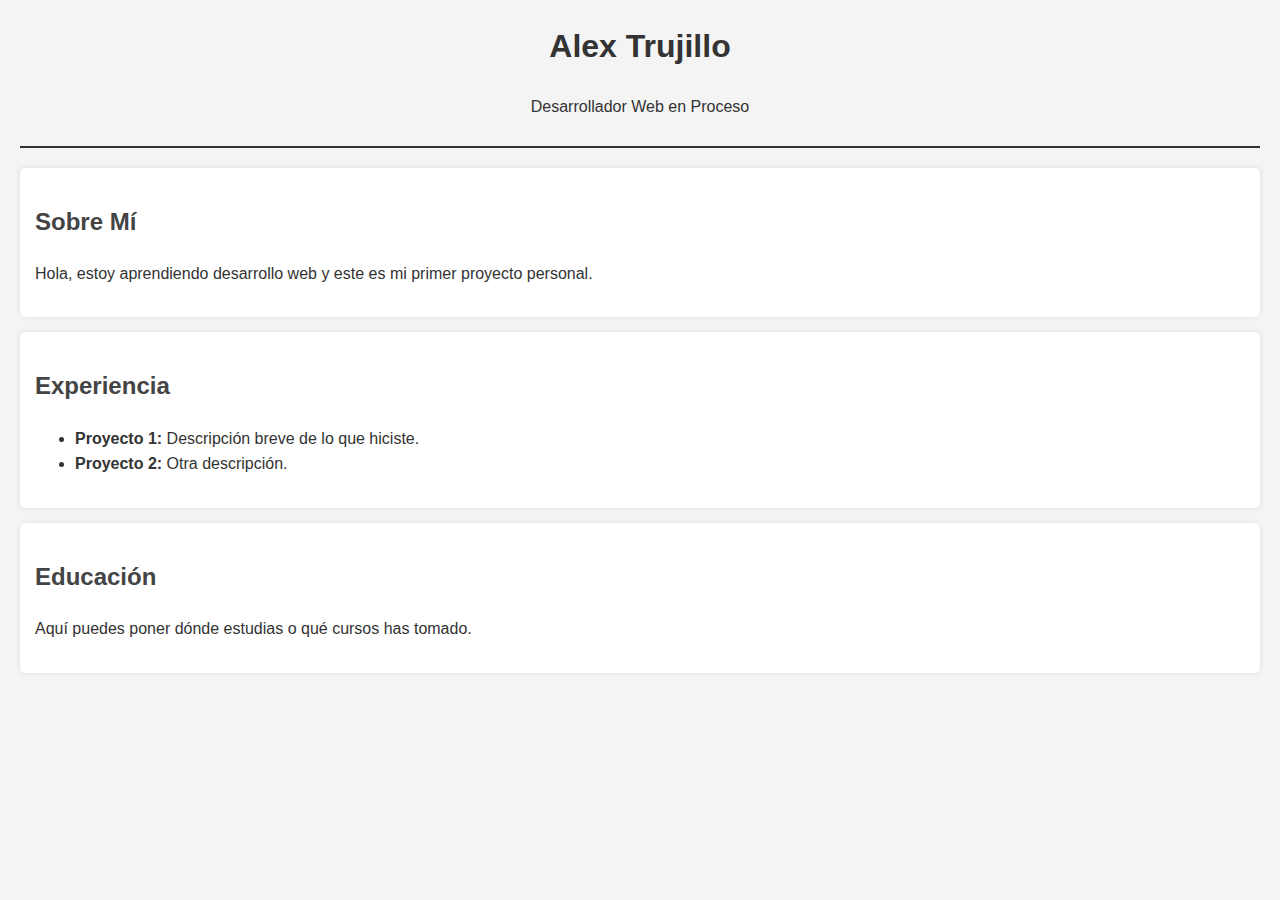
<file: Actividades/Actividad_1/CV_Alex_Trujillo_Web/index.html>
<!DOCTYPE html>
<html lang="es">

<head>
    <meta charset="UTF-8">
    <meta name="viewport" content="width=device-width, initial-scale=1.0">
    <title>CV de Alex Trujillo</title>
    <link rel="stylesheet" href="style.css">
</head>

<body>
    <header>
        <h1>Alex Trujillo</h1>
        <p>Desarrollador Web en Proceso</p>
    </header>

    <main>
        <section id="sobre-mi">
            <h2>Sobre Mí</h2>
            <p>Hola, estoy aprendiendo desarrollo web y este es mi primer proyecto personal.</p>
        </section>

        <section id="experiencia">
            <h2>Experiencia</h2>
            <ul>
                <li><strong>Proyecto 1:</strong> Descripción breve de lo que hiciste.</li>
                <li><strong>Proyecto 2:</strong> Otra descripción.</li>
            </ul>
        </section>

        <section id="educación">
            <h2>Educación</h2>
            <p>Aquí puedes poner dónde estudias o qué cursos has tomado.</p>
        </section>
    </main>

    <script src="script.js"></script>
</body>

</html>
</file>
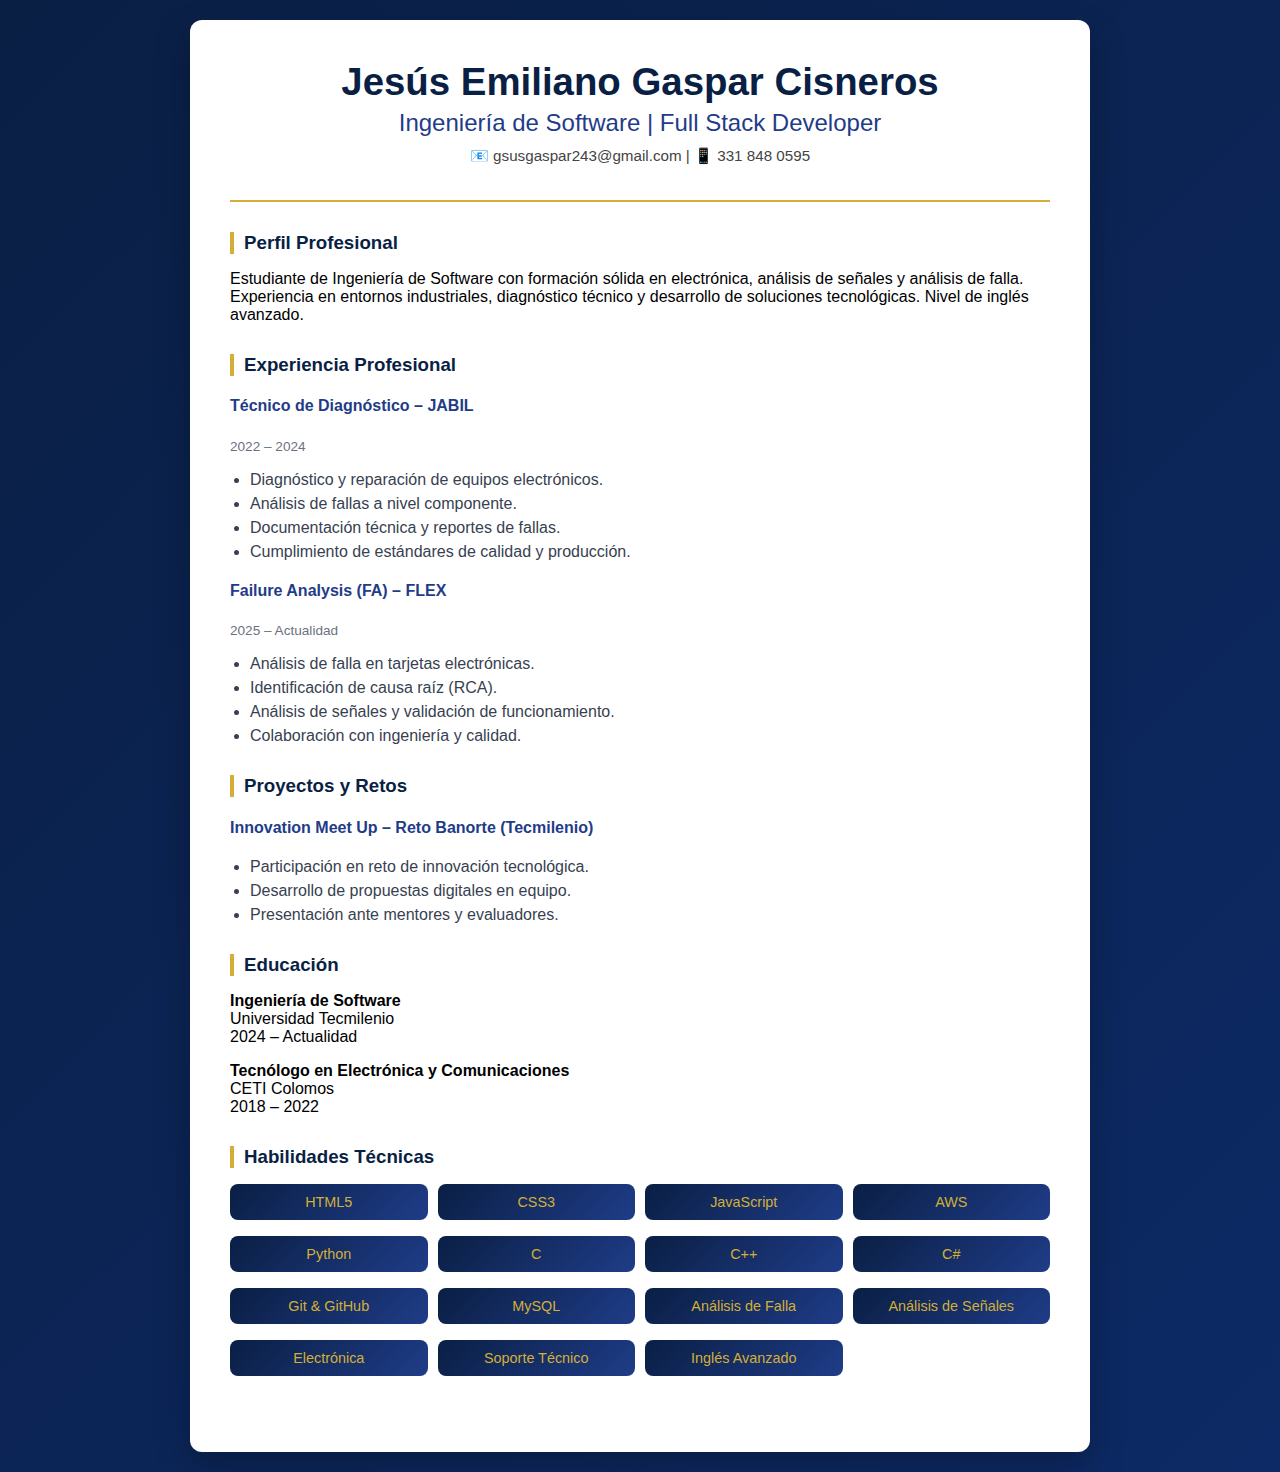
<file: Actividades/Actividad_1/CV_Jesus_Gaspar_Web/index.html>
<!DOCTYPE html>
<html lang="es">
<head>
    <meta charset="UTF-8">
    <meta name="viewport" content="width=device-width, initial-scale=1.0">
    <title>CV | Jesús Emiliano Gaspar Cisneros</title>
    <link rel="stylesheet" href="styles.css">
</head>
<body>
    <div class="cv-container">
        <header>
            <h1>Jesús Emiliano Gaspar Cisneros</h1>
            <h2>Ingeniería de Software | Full Stack Developer</h2>
            <p class="contact">
                📧 gsusgaspar243@gmail.com |
                📱 331 848 0595
            </p>
        </header>

        <section>
            <h3>Perfil Profesional</h3>
            <p>
                Estudiante de Ingeniería de Software con formación sólida en electrónica,
                análisis de señales y análisis de falla. Experiencia en entornos industriales,
                diagnóstico técnico y desarrollo de soluciones tecnológicas. Nivel de inglés
                avanzado.
            </p>
        </section>

        <section>
            <h3>Experiencia Profesional</h3>

            <div class="job">
                <h4>Técnico de Diagnóstico – JABIL</h4>
                <span>2022 – 2024</span>
                <ul>
                    <li>Diagnóstico y reparación de equipos electrónicos.</li>
                    <li>Análisis de fallas a nivel componente.</li>
                    <li>Documentación técnica y reportes de fallas.</li>
                    <li>Cumplimiento de estándares de calidad y producción.</li>
                </ul>
            </div>

            <div class="job">
                <h4>Failure Analysis (FA) – FLEX</h4>
                <span>2025 – Actualidad</span>
                <ul>
                    <li>Análisis de falla en tarjetas electrónicas.</li>
                    <li>Identificación de causa raíz (RCA).</li>
                    <li>Análisis de señales y validación de funcionamiento.</li>
                    <li>Colaboración con ingeniería y calidad.</li>
                </ul>
            </div>
        </section>

        <section>
            <h3>Proyectos y Retos</h3>
            <div class="project">
                <h4>Innovation Meet Up – Reto Banorte (Tecmilenio)</h4>
                <ul>
                    <li>Participación en reto de innovación tecnológica.</li>
                    <li>Desarrollo de propuestas digitales en equipo.</li>
                    <li>Presentación ante mentores y evaluadores.</li>
                </ul>
            </div>
        </section>

        <section>
            <h3>Educación</h3>
            <p>
                <strong>Ingeniería de Software</strong><br>
                Universidad Tecmilenio <br>
                2024 – Actualidad
            </p>
            <p>
                <strong>Tecnólogo en Electrónica y Comunicaciones</strong><br>
                CETI Colomos <br>
                2018 – 2022
            </p>
        </section>

        <section>
            <h3>Habilidades Técnicas</h3>
            <ul class="skills">
                <li>HTML5</li>
                <li>CSS3</li>
                <li>JavaScript</li>
                <li>AWS</li>
                <li>Python</li>
                <li>C</li>
                <li>C++</li>
                <li>C#</li>
                <li>Git & GitHub</li>
                <li>MySQL</li>
                <li>Análisis de Falla</li>
                <li>Análisis de Señales</li>
                <li>Electrónica</li>
                <li>Soporte Técnico</li>
                <li>Inglés Avanzado</li>
            </ul>
        </section>
    </div>
</body>
</html>
</file>
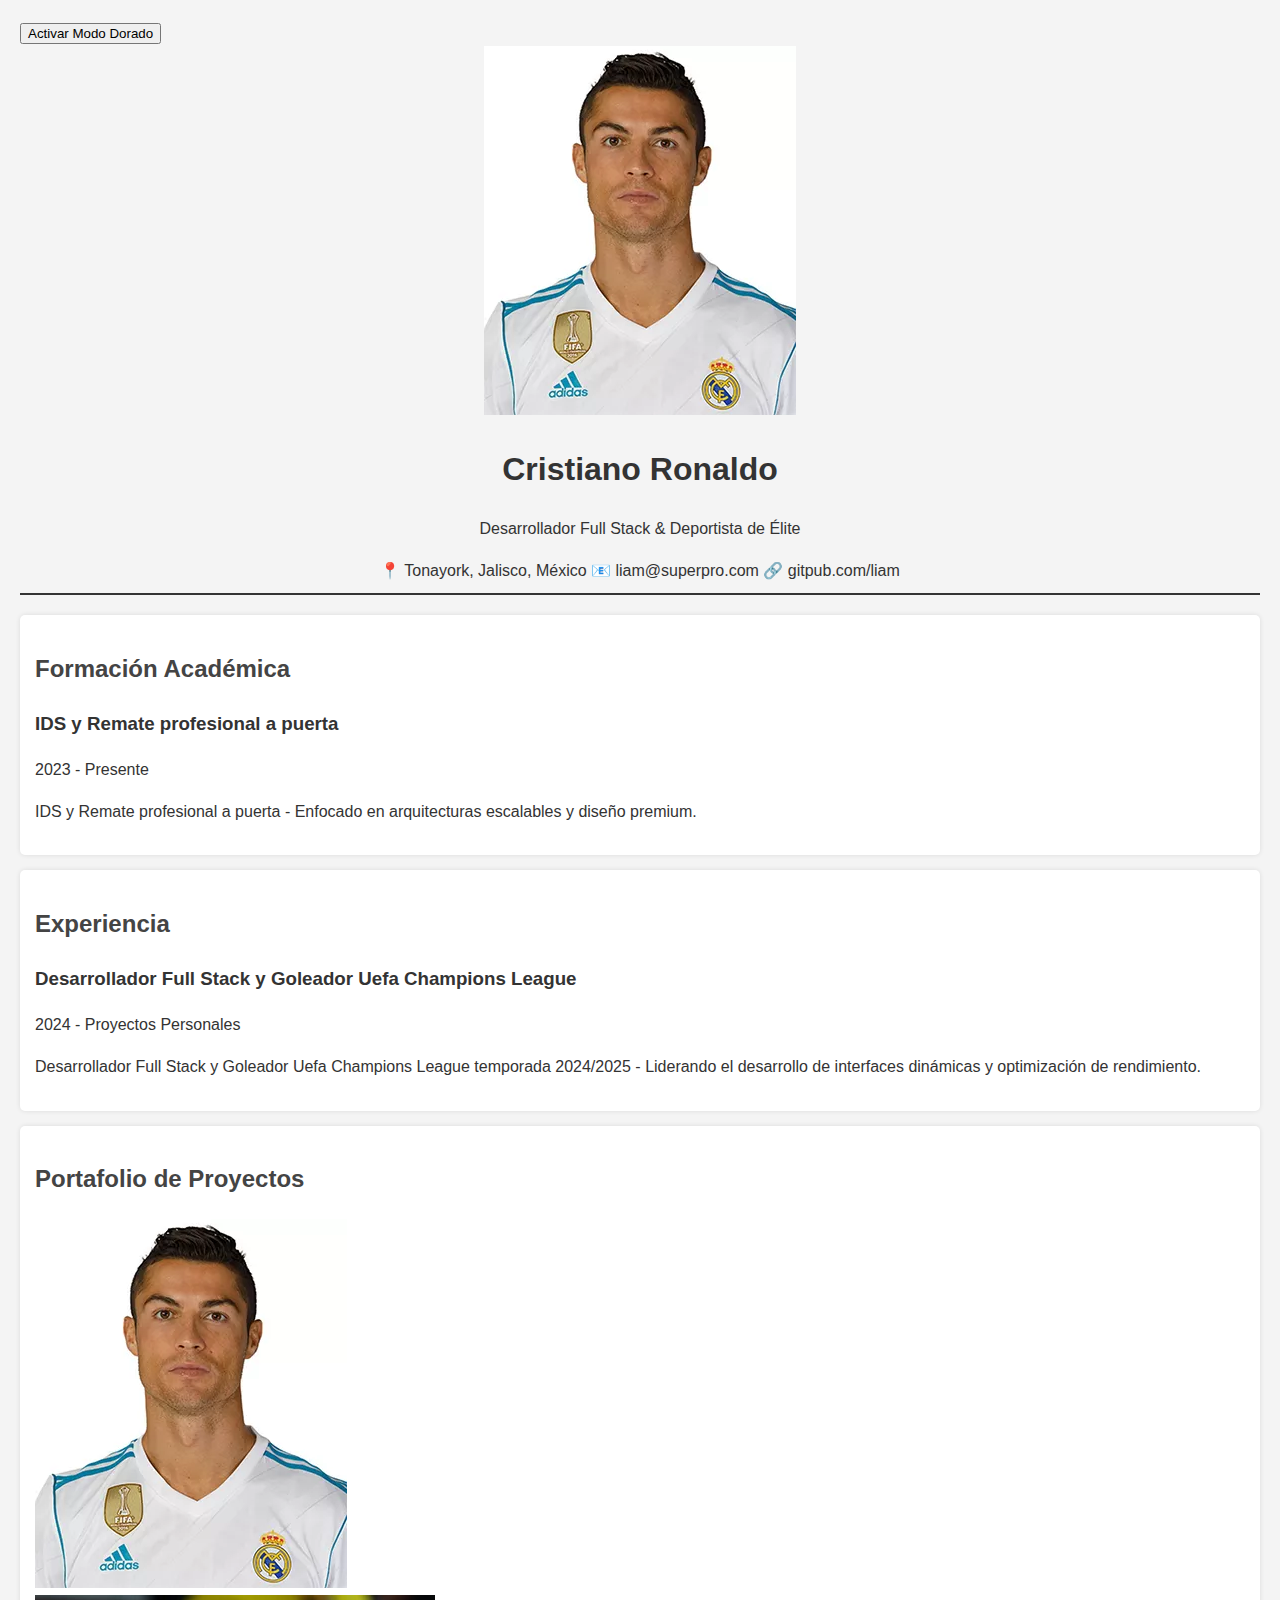
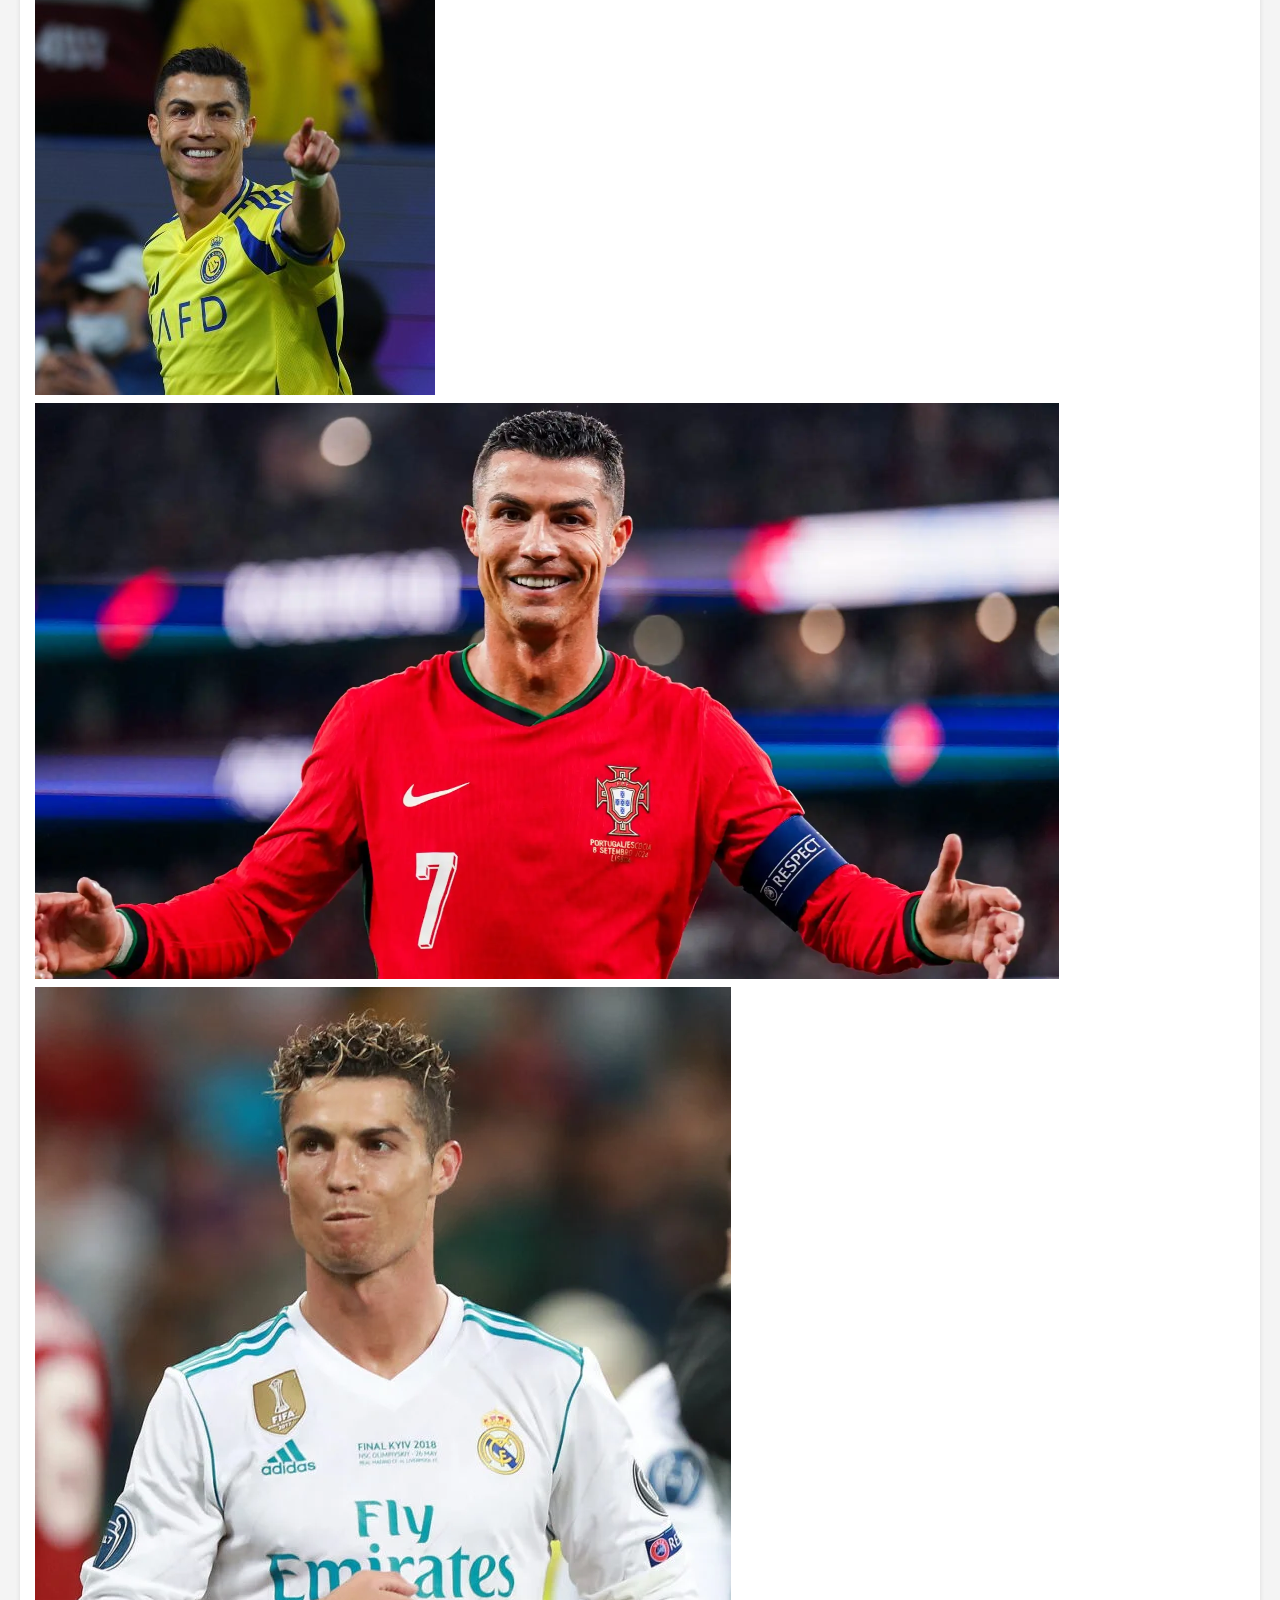
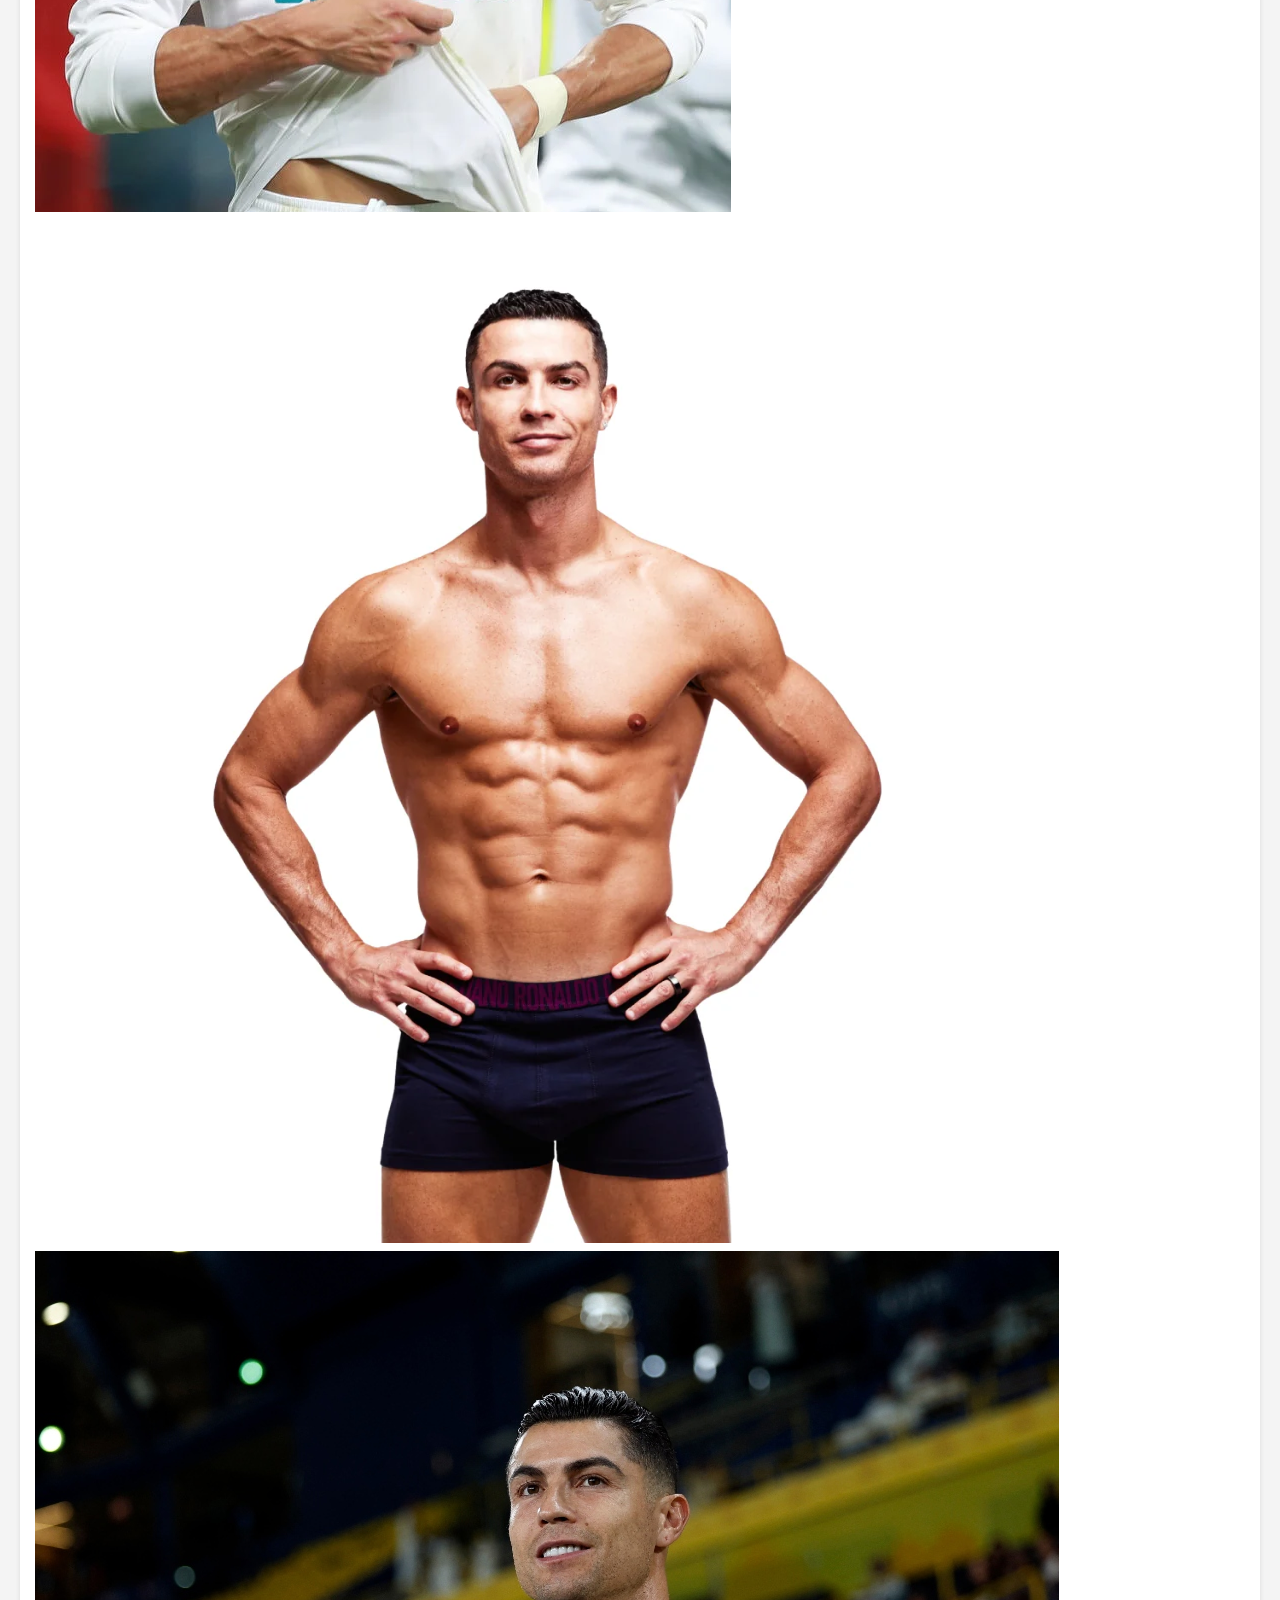
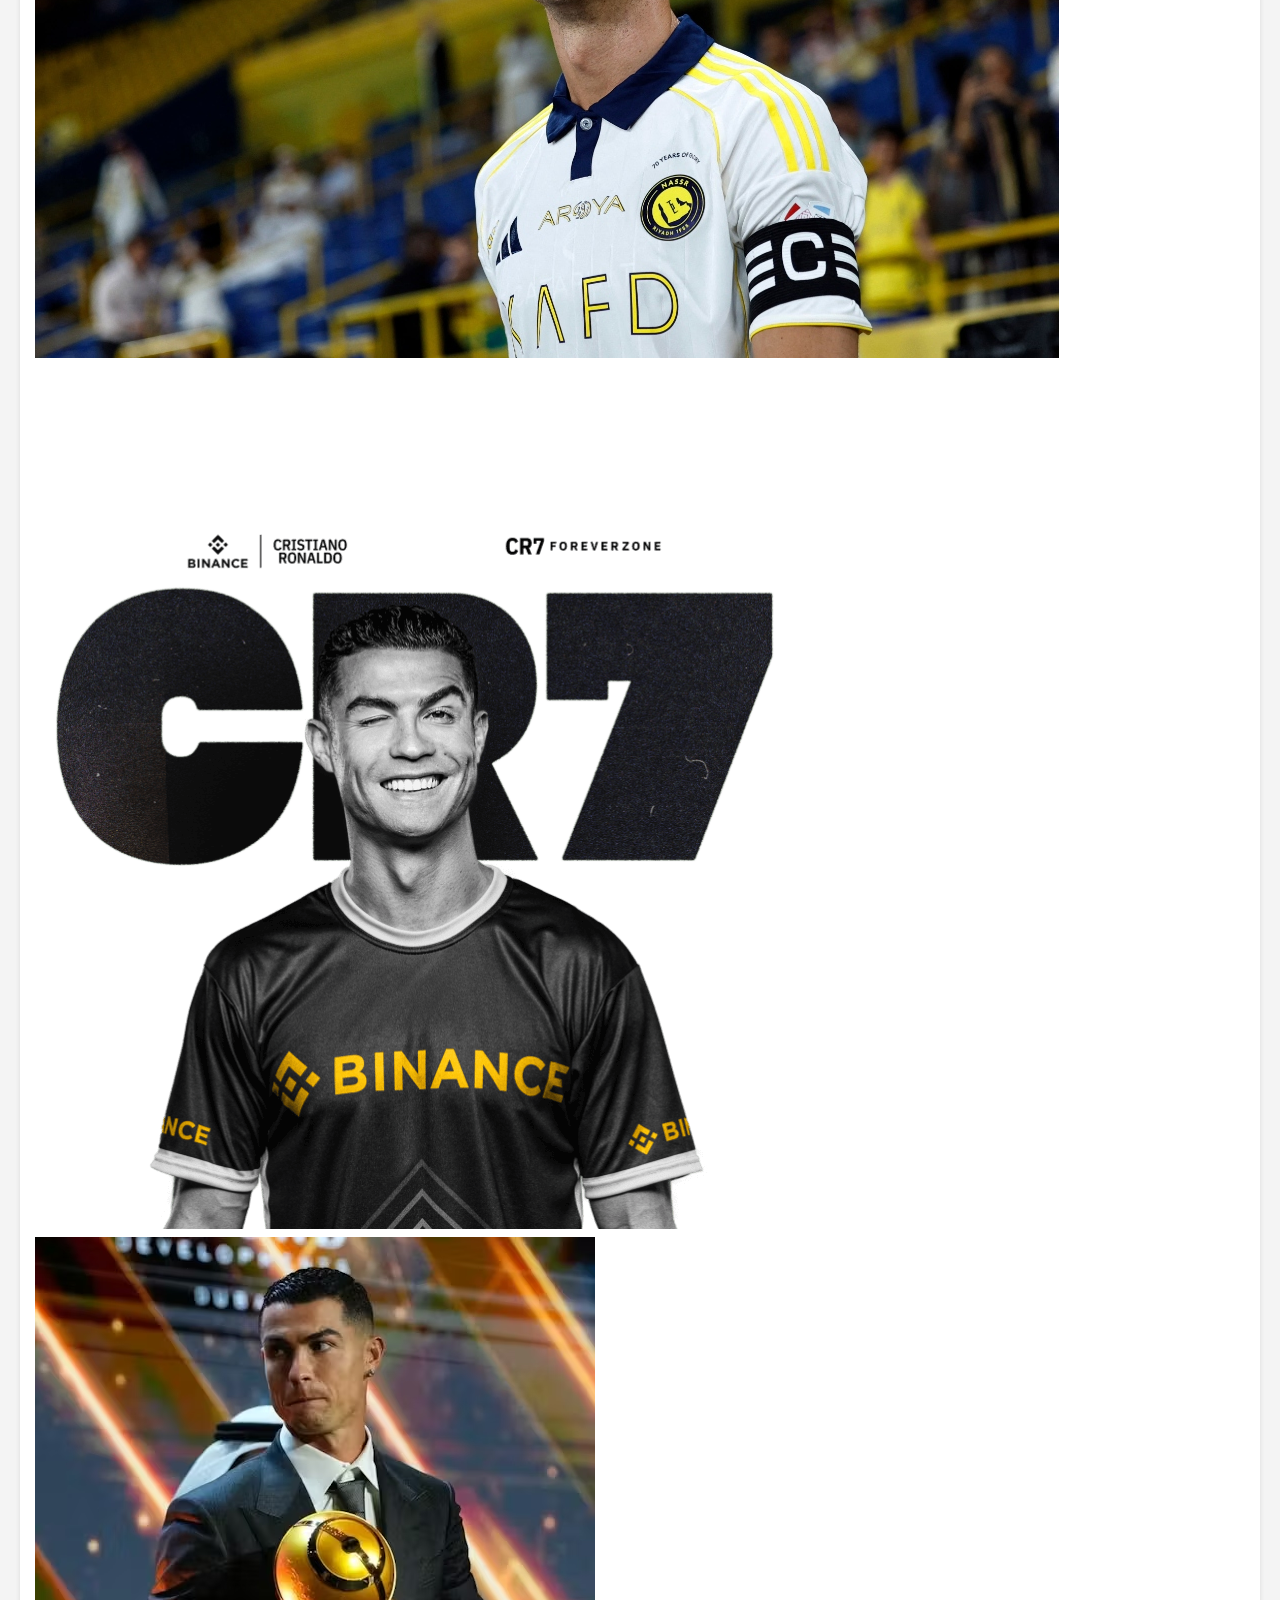
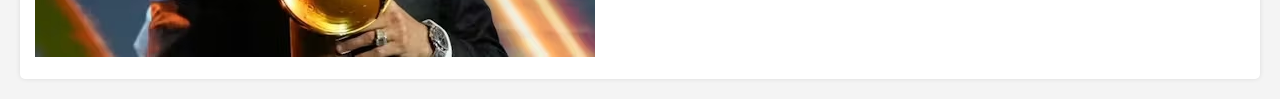
<file: Actividades/Actividad_1/CV_Liam_Web/index.html>
<!DOCTYPE html>
<html lang="es">

<head>
    <meta charset="UTF-8">
    <meta name="viewport" content="width=device-width, initial-scale=1.0">
    <!-- Título de la pestaña del navegador -->
    <title>CV Profesional - Cristiano Ronaldo</title>
    <!-- Enlace al archivo de estilos CSS -->
    <link rel="stylesheet" href="style.css">
    <!-- Fuentes de Google para un aspecto premium: Inter para texto y Oswald para títulos -->
    <link href="https://fonts.googleapis.com/css2?family=Inter:wght@400;700&family=Oswald:wght@700&display=swap"
        rel="stylesheet">
</head>

<body>
    <!-- Botón para interactividad JS (Modo Dorado) -->
    <button id="theme-btn" class="special-btn">Activar Modo Dorado</button>

    <div class="container">
        <!-- Encabezado: Contiene la foto de perfil y los datos personales -->
        <header class="profile-header">
            <div class="profile-img-container">
                <!-- Foto de perfil del usuario -->
                <img src="assets/cr7_1.png" alt="Foto de Perfil" id="profile-pic">
            </div>
            <div class="profile-data">
                <!-- Nombre principal -->
                <h1>Cristiano Ronaldo</h1>
                <!-- Frase descriptiva o puesto actual -->
                <p class="tagline">Desarrollador Full Stack & Deportista de Élite</p>
                <!-- Información de contacto organizada en iconos/texto -->
                <div class="contact-info">
                    <span>📍 Tonayork, Jalisco, México</span>
                    <span>📧 liam@superpro.com</span>
                    <span>🔗 gitpub.com/liam</span>
                </div>
            </div>
        </header>

        <!-- Contenido Principal: Dividido en Formación Académica y Experiencia -->
        <main class="main-content">
            <!-- Sección de estudios -->
            <section class="education">
                <h2>Formación Académica</h2>
                <div class="card">
                    <h3>IDS y Remate profesional a puerta</h3>
                    <p class="date">2023 - Presente</p>
                    <p>IDS y Remate profesional a puerta - Enfocado en arquitecturas escalables y diseño premium.</p>
                </div>
            </section>

            <!-- Sección de experiencia laboral o proyectos -->
            <section class="experience">
                <h2>Experiencia</h2>
                <div class="card">
                    <h3>Desarrollador Full Stack y Goleador Uefa Champions League</h3>
                    <p class="date">2024 - Proyectos Personales</p>
                    <p>Desarrollador Full Stack y Goleador Uefa Champions League temporada 2024/2025 - Liderando el
                        desarrollo de interfaces dinámicas y optimización de rendimiento.</p>
                </div>
            </section>
        </main>

        <!-- Portafolio: Galería de proyectos en una cuadrícula de 4 columnas x 2 filas -->
        <section class="portfolio">
            <h2>Portafolio de Proyectos</h2>
            <div class="portfolio-grid">
                <!-- Ítems del portafolio con las 8 fotos de CR7 ahora únicas -->
                <div class="portfolio-item"><img src="assets/cr7_1.png" alt="Proyecto 1"></div>
                <div class="portfolio-item"><img src="assets/cr7_2.png" alt="Proyecto 2"></div>
                <div class="portfolio-item"><img src="assets/cr7_3.png" alt="Proyecto 3"></div>
                <div class="portfolio-item"><img src="assets/cr7_4.png" alt="Proyecto 4"></div>
                <div class="portfolio-item"><img src="assets/cr7_5.png" alt="Proyecto 5"></div>
                <div class="portfolio-item"><img src="assets/cr7_6.jpg" alt="Proyecto 6"></div>
                <div class="portfolio-item"><img src="assets/cr7_7.png" alt="Proyecto 7"></div>
                <div class="portfolio-item"><img src="assets/cr7_8.png" alt="Proyecto 8"></div>
            </div>
        </section>
    </div>

    <!-- Enlace al archivo de JavaScript para interactividad futura -->
    <script src="script.js"></script>
</body>

</html>
</file>
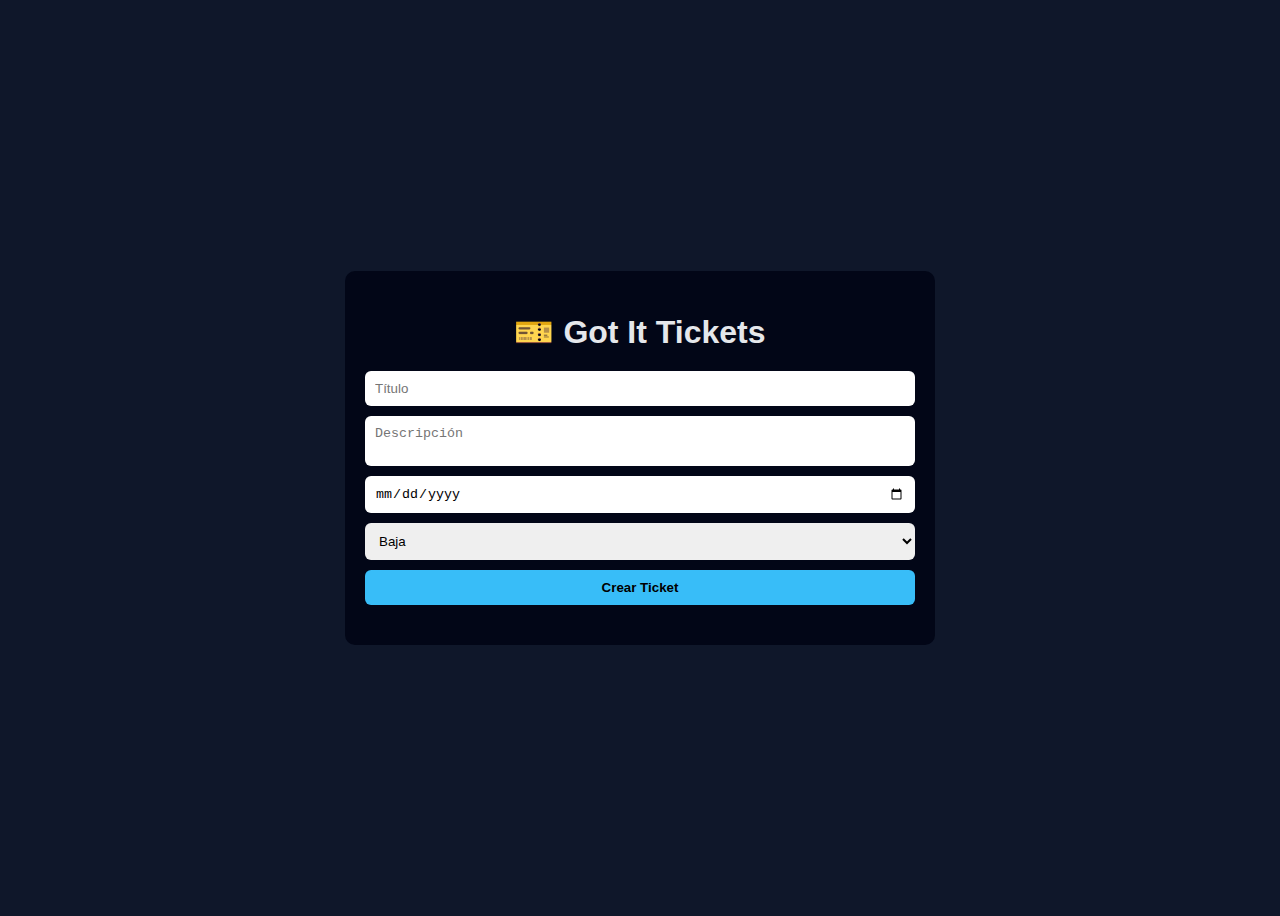
<file: Actividades/Actividad_2/act2..html>
<!DOCTYPE html>
<html lang="es">

<head>
    <meta charset="UTF-8">
    <title>Ticket Master</title>

    <style>
        body {
            background: #0f172a;
            color: #e5e7eb;
            font-family: Arial, Helvetica, sans-serif;
            display: flex;
            justify-content: center;
            align-items: center;
            min-height: 100vh;
        }

        .container {
            background: #020617;
            width: 100%;
            max-width: 550px;
            padding: 20px;
            border-radius: 10px;
        }

        h1 {
            text-align: center;
            margin-bottom: 20px;
        }

        .task-form {
            display: grid;
            gap: 10px;
        }

        input,
        textarea,
        select,
        button {
            padding: 10px;
            border-radius: 6px;
            border: none;
        }

        textarea {
            resize: none;
        }

        button {
            background: #38bdf8;
            font-weight: bold;
            cursor: pointer;
        }

        ul {
            list-style: none;
            padding: 0;
            margin-top: 20px;
        }

        .task {
            border: 1px solid #1e293b;
            border-radius: 6px;
            padding: 10px;
            margin-bottom: 10px;
        }

        .task-header {
            display: flex;
            justify-content: space-between;
            align-items: center;
        }

        .priority {
            padding: 3px 8px;
            border-radius: 4px;
            font-size: 12px;
            font-weight: bold;
        }

        .Alta {
            background: #ef4444;
        }

        .Media {
            background: #facc15;
            color: #000;
        }

        .Baja {
            background: #22c55e;
        }

        .actions {
            margin-top: 10px;
            text-align: right;
        }

        .edit {
            background: #facc15;
        }

        .delete {
            background: #ef4444;
            color: white;
        }
    </style>
</head>

<body>

    <div class="container">
        <h1>🎫 Got It Tickets</h1>

        <div class="task-form">
            <input type="text" id="title" placeholder="Título">
            <textarea id="description" placeholder="Descripción"></textarea>
            <input type="date" id="dueDate">
            <select id="priority">
                <option value="Baja">Baja</option>
                <option value="Media">Media</option>
                <option value="Alta">Alta</option>
            </select>
            <button onclick="taskManager.createTask()">Crear Ticket</button>
        </div>

        <ul id="taskList"></ul>
    </div>

    <script>
        // ===== Clase Task =====
        class Task {
            constructor(id, title, description, dueDate, priority) {
                this.id = id;
                this.title = title;
                this.description = description;
                this.dueDate = dueDate;
                this.priority = priority;
            }
        }

        // ===== Clase TaskManager =====
        class TaskManager {
            constructor() {
                this.tasks = this.load();
                this.renderTasks();
            }

            createTask() {
                const title = document.getElementById("title").value.trim();
                const description = document.getElementById("description").value.trim();
                const dueDate = document.getElementById("dueDate").value;
                const priority = document.getElementById("priority").value;

                if (!title || !dueDate) return;

                const task = new Task(
                    Date.now(),
                    title,
                    description,
                    dueDate,
                    priority
                );

                this.tasks.push(task);
                this.save();
                this.clearForm();
                this.renderTasks();
            }

            updateTask(id) {
                const task = this.tasks.find(t => t.id === id);

                const title = prompt("Título:", task.title);
                const description = prompt("Descripción:", task.description);
                const dueDate = prompt("Fecha límite:", task.dueDate);
                const priority = prompt("Prioridad (Baja, Media, Alta):", task.priority);

                if (!title || !dueDate || !priority) return;

                task.title = title;
                task.description = description;
                task.dueDate = dueDate;
                task.priority = priority;

                this.save();
                this.renderTasks();
            }

            deleteTask(id) {
                this.tasks = this.tasks.filter(t => t.id !== id);
                this.save();
                this.renderTasks();
            }

            save() {
                localStorage.setItem("tasks", JSON.stringify(this.tasks));
            }

            load() {
                return JSON.parse(localStorage.getItem("tasks")) || [];
            }

            clearForm() {
                document.getElementById("title").value = "";
                document.getElementById("description").value = "";
                document.getElementById("dueDate").value = "";
                document.getElementById("priority").value = "Baja";
            }

            renderTasks() {
                const list = document.getElementById("taskList");
                list.innerHTML = "";

                this.tasks.forEach(task => {
                    const li = document.createElement("li");
                    li.className = "task";

                    li.innerHTML = `
                    <div class="task-header">
                        <strong>${task.title}</strong>
                        <span class="priority ${task.priority}">${task.priority}</span>
                    </div>
                    <p>${task.description || "Sin descripción"}</p>
                    <small>📅 Fecha límite: ${task.dueDate}</small>

                    <div class="actions">
                        <button class="edit" onclick="taskManager.updateTask(${task.id})">✏️</button>
                        <button class="delete" onclick="taskManager.deleteTask(${task.id})">🗑️</button>
                    </div>
                `;

                    list.appendChild(li);
                });
            }
        }

        const taskManager = new TaskManager();
    </script>

</body>

</html>
</file>
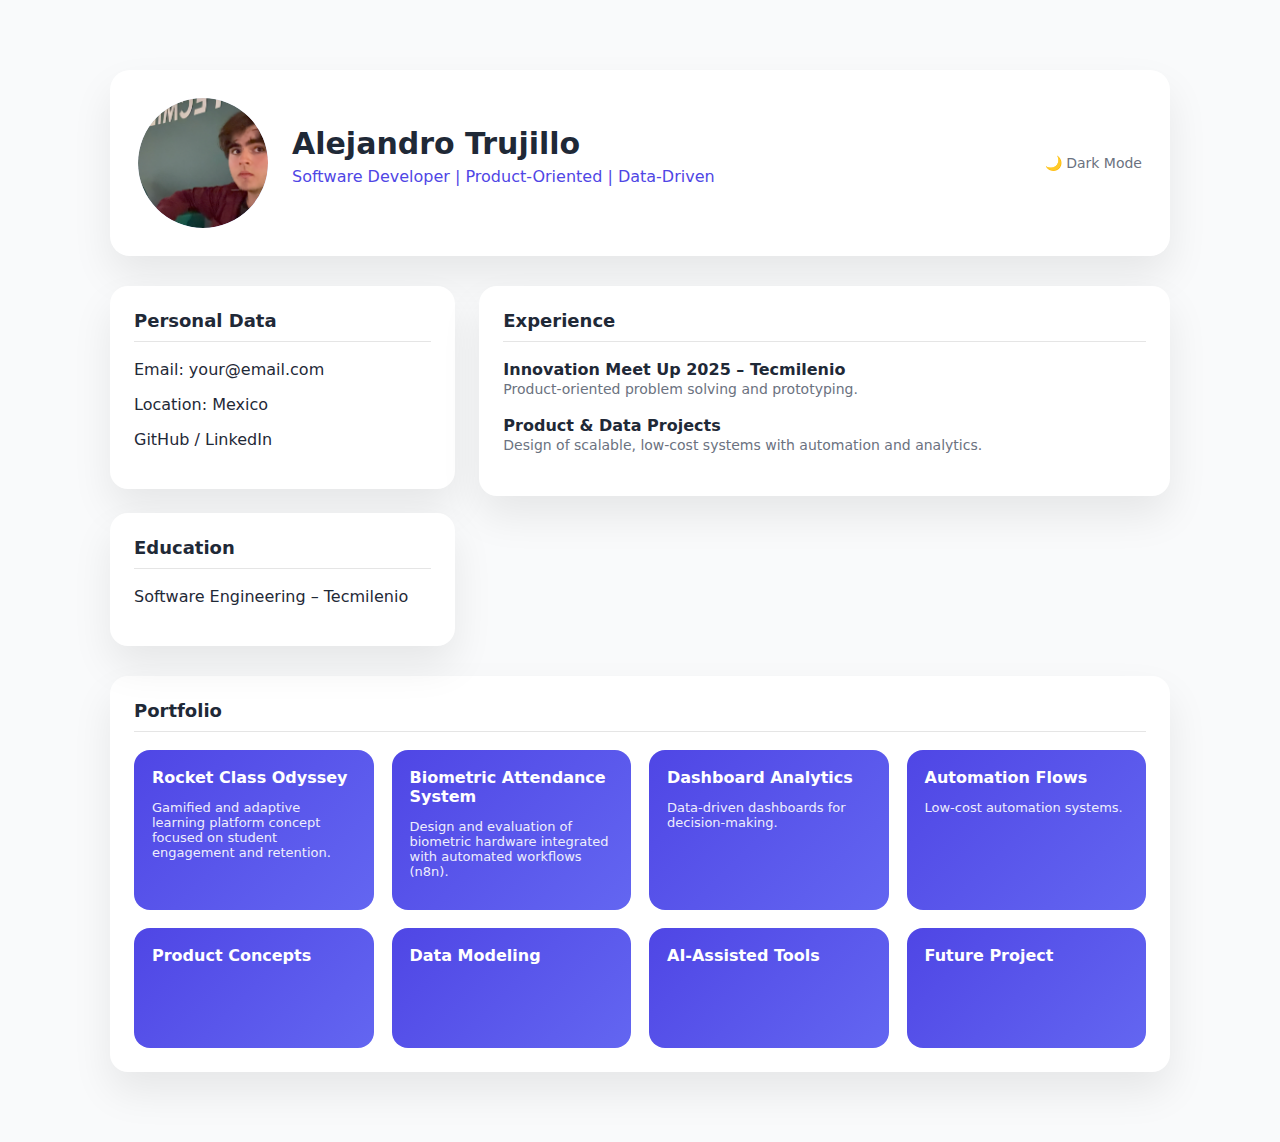
<file: Actividades/Actividad_1/AlejandroTrujilloCV/AlejandroTrujilloCV.html>
<!DOCTYPE html>
<html lang="en">
<head>
<meta charset="UTF-8" />
<meta name="viewport" content="width=device-width, initial-scale=1.0"/>
<title>Alejandro Trujillo | CV</title>

<style>
:root {
  --bg: #f9fafb;
  --card: #ffffff;
  --text: #1f2937;
  --muted: #6b7280;
  --accent: #4f46e5;
  --shadow: 0 20px 40px rgba(0,0,0,.08);
}

[data-theme="dark"] {
  --bg: #0f172a;
  --card: #020617;
  --text: #e5e7eb;
  --muted: #9ca3af;
  --accent: #818cf8;
  --shadow: 0 20px 40px rgba(0,0,0,.6);
}

* {
  box-sizing: border-box;
  font-family: Inter, system-ui, sans-serif;
}

body {
  margin: 0;
  background: var(--bg);
  color: var(--text);
  transition: background .4s, color .4s;
}

.container {
  max-width: 1100px;
  margin: 50px auto;
  padding: 20px;
}

/* ===== HEADER ===== */
.header {
  display: flex;
  align-items: center;
  gap: 24px;
  background: var(--card);
  padding: 28px;
  border-radius: 20px;
  box-shadow: var(--shadow);
  animation: fadeUp .8s ease forwards;
}

.photo {
  width: 130px;
  height: 130px;
  border-radius: 50%;
  background: linear-gradient(135deg, #e5e7eb, #c7d2fe);
  display: flex;
  align-items: center;
  justify-content: center;
  color: var(--muted);
  overflow: hidden;
}

.photo img {
  width: 100%;
  height: 100%;
  object-fit: cover;
  border-radius: 50%;
}

.header h1 {
  margin: 0;
  font-size: 30px;
}

.header h2 {
  margin-top: 6px;
  font-size: 16px;
  font-weight: 500;
  color: var(--accent);
}

/* ===== TOGGLE ===== */
.toggle {
  margin-left: auto;
  cursor: pointer;
  font-size: 14px;
  color: var(--muted);
}

/* ===== GRID ===== */
.main {
  display: grid;
  grid-template-columns: 1fr 2fr;
  gap: 24px;
  margin-top: 30px;
}

.card {
  background: var(--card);
  padding: 24px;
  border-radius: 18px;
  box-shadow: var(--shadow);
  animation: fadeUp .8s ease forwards;
}

.card h3 {
  margin-top: 0;
  font-size: 18px;
  border-bottom: 1px solid rgba(0,0,0,.1);
  padding-bottom: 10px;
}

/* ===== EXPERIENCE ===== */
.item {
  margin-bottom: 18px;
}

.item strong {
  display: block;
}

.item span {
  font-size: 14px;
  color: var(--muted);
}

/* ===== PORTFOLIO ===== */
.portfolio {
  margin-top: 30px;
}

.grid {
  display: grid;
  grid-template-columns: repeat(4, 1fr);
  gap: 18px;
}

.project {
  background: linear-gradient(135deg, var(--accent), #6366f1);
  color: white;
  padding: 18px;
  border-radius: 16px;
  min-height: 120px;
  cursor: pointer;
  transition: transform .3s ease, box-shadow .3s ease;
}

.project:hover {
  transform: translateY(-6px);
  box-shadow: 0 25px 40px rgba(79,70,229,.4);
}

.project p {
  font-size: 13px;
  opacity: .9;
}

/* ===== ANIMATION ===== */
@keyframes fadeUp {
  from { opacity: 0; transform: translateY(30px); }
  to { opacity: 1; transform: translateY(0); }
}

/* ===== RESPONSIVE ===== */
@media (max-width: 900px) {
  .main { grid-template-columns: 1fr; }
  .grid { grid-template-columns: repeat(2, 1fr); }
}
</style>
</head>

<body>
<div class="container">

  <!-- HEADER -->
  <section class="header">
    <div class="photo">
      <img src="photo.JPG" alt="Portrait of Alejandro Trujillo">
    </div>
    <div>
      <h1>Alejandro Trujillo</h1>
      <h2>Software Developer | Product-Oriented | Data-Driven</h2>
    </div>
    <div class="toggle" onclick="toggleTheme()">🌙 Dark Mode</div>
  </section>

  <!-- MAIN -->
  <section class="main">

    <div>
      <div class="card">
        <h3>Personal Data</h3>
        <p>Email: your@email.com</p>
        <p>Location: Mexico</p>
        <p>GitHub / LinkedIn</p>
      </div>

      <div class="card" style="margin-top:24px;">
        <h3>Education</h3>
        <p>Software Engineering – Tecmilenio</p>
      </div>
    </div>

    <div>
      <div class="card">
        <h3>Experience</h3>

        <div class="item">
          <strong>Innovation Meet Up 2025 – Tecmilenio</strong>
          <span>Product-oriented problem solving and prototyping.</span>
        </div>

        <div class="item">
          <strong>Product & Data Projects</strong>
          <span>Design of scalable, low-cost systems with automation and analytics.</span>
        </div>
      </div>
    </div>

  </section>

  <!-- PORTFOLIO -->
  <section class="card portfolio">
    <h3>Portfolio</h3>

    <div class="grid">
      <div class="project">
        <strong>Rocket Class Odyssey</strong>
        <p>Gamified and adaptive learning platform concept focused on student engagement and retention.</p>
      </div>

      <div class="project">
        <strong>Biometric Attendance System</strong>
        <p>Design and evaluation of biometric hardware integrated with automated workflows (n8n).</p>
      </div>

      <div class="project"><strong>Dashboard Analytics</strong><p>Data-driven dashboards for decision-making.</p></div>
      <div class="project"><strong>Automation Flows</strong><p>Low-cost automation systems.</p></div>

      <div class="project"><strong>Product Concepts</strong></div>
      <div class="project"><strong>Data Modeling</strong></div>
      <div class="project"><strong>AI-Assisted Tools</strong></div>
      <div class="project"><strong>Future Project</strong></div>
    </div>
  </section>

</div>

<script>
function toggleTheme() {
  const theme = document.documentElement.getAttribute("data-theme");
  document.documentElement.setAttribute(
    "data-theme",
    theme === "dark" ? "light" : "dark"
  );
}
</script>

</body>
</html>
</file>
<file: Actividades/Actividad_1/CV_Alex_Trujillo_Web/style.css>
/* Estilos básicos para que el CV sea legible */
body {
    font-family: Arial, sans-serif;
    line-height: 1.6;
    margin: 20px;
    background-color: #f4f4f4;
    color: #333;
}

header {
    text-align: center;
    border-bottom: 2px solid #333;
    padding-bottom: 10px;
    margin-bottom: 20px;
}

section {
    background: #fff;
    padding: 15px;
    margin-bottom: 15px;
    border-radius: 5px;
    box-shadow: 0 0 5px rgba(0, 0, 0, 0.1);
}

h2 {
    color: #444;
}
</file>
<file: Actividades/Actividad_1/CV_Jesus_Gaspar_Web/styles.css>
* {
    box-sizing: border-box;
    font-family: 'Segoe UI', Tahoma, Geneva, Verdana, sans-serif;
}

body {
    background: linear-gradient(135deg, #0a1f44, #0d2a66);
    margin: 0;
    padding: 20px;
}

.cv-container {
    max-width: 900px;
    margin: auto;
    background: #ffffff;
    padding: 40px;
    border-radius: 12px;
    box-shadow: 0 15px 35px rgba(0,0,0,0.25);
}

header {
    text-align: center;
    border-bottom: 2px solid #d4af37;
    padding-bottom: 20px;
    margin-bottom: 30px;
}

header h1 {
    margin: 0;
    font-size: 2.4rem;
    color: #0a1f44;
}

header h2 {
    margin: 5px 0;
    font-weight: 400;
    color: #1f3c88;
}

.contact {
    margin-top: 10px;
    color: #444;
    font-size: 0.95rem;
}

section {
    margin-bottom: 30px;
}

section h3 {
    color: #0a1f44;
    border-left: 4px solid #d4af37;
    padding-left: 10px;
    margin-bottom: 15px;
}

.job h4, .project h4 {
    color: #1f3c88;
}

.job span {
    font-size: 0.85rem;
    color: #6b7280;
}

ul {
    padding-left: 20px;
}

ul li {
    margin-bottom: 6px;
    color: #374151;
}

.skills {
    display: grid;
    grid-template-columns: repeat(auto-fit, minmax(160px, 1fr));
    gap: 10px;
    list-style: none;
    padding: 0;
}

.skills li {
    background: linear-gradient(135deg, #0a1f44, #1f3c88);
    color: #d4af37;
    padding: 10px;
    border-radius: 8px;
    text-align: center;
    font-size: 0.9rem;
    font-weight: 500;
}
</file>
<file: Actividades/Actividad_1/CV_Liam_Web/style.css>
/* Estilos básicos para que el CV sea legible */
body {
    font-family: Arial, sans-serif;
    line-height: 1.6;
    margin: 20px;
    background-color: #f4f4f4;
    color: #333;
}

header {
    text-align: center;
    border-bottom: 2px solid #333;
    padding-bottom: 10px;
    margin-bottom: 20px;
}

section {
    background: #fff;
    padding: 15px;
    margin-bottom: 15px;
    border-radius: 5px;
    box-shadow: 0 0 5px rgba(0,0,0,0.1);
}

h2 {
    color: #444;
}
</file>
